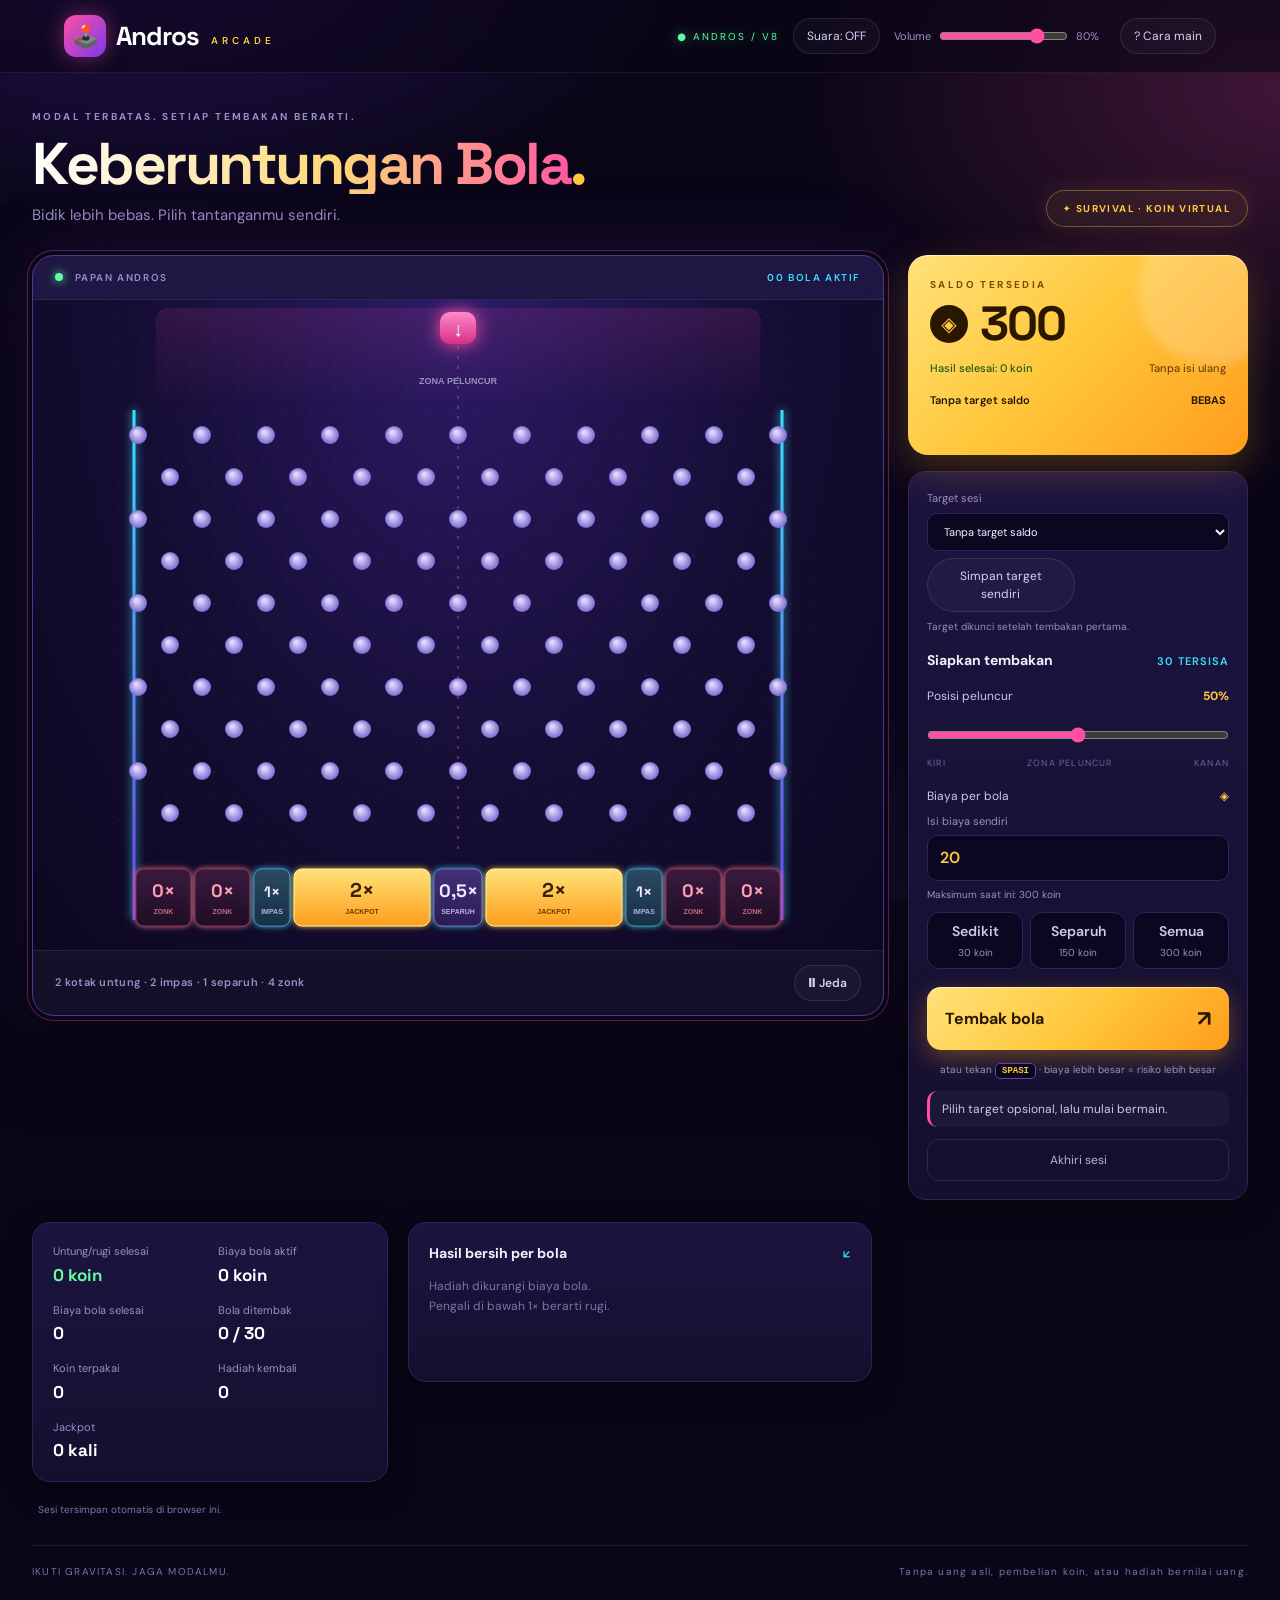
<file: source/index.html>
<!doctype html><html lang="id"><head><meta charset="UTF-8"><meta name="viewport" content="width=device-width,initial-scale=1"><meta name="theme-color" content="#0a0617"><title>Andros — Keberuntungan Bola</title><link rel="preconnect" href="https://fonts.googleapis.com"><link rel="preconnect" href="https://fonts.gstatic.com" crossorigin><link rel="stylesheet" href="https://fonts.googleapis.com/css2?family=DM+Sans:wght@400;500;600;700&family=Space+Grotesk:wght@500;600;700&display=swap"><link rel="stylesheet" href="style.css"></head><body><header><a class="brand" href="./"><span class="logo" aria-hidden="true">🕹️</span> Andros<span class="word">ARCADE</span></a><div class="header-right"><span class="live">● ANDROS / V8</span><button id="sound" class="icon" aria-label="Aktifkan suara">Suara: OFF</button><label class="volume-control" for="volume">Volume <input id="volume" type="range" min="0" max="100" value="80"><span id="volumeValue">80%</span></label><button id="help" class="icon">? Cara main</button></div></header><main><div class="heading"><div><div class="eyebrow">MODAL TERBATAS. SETIAP TEMBAKAN BERARTI.</div><h1>Keberuntungan Bola<span>.</span></h1><p>Bidik lebih bebas. Pilih tantanganmu sendiri.</p></div><span class="badge">✦ SURVIVAL · KOIN VIRTUAL</span></div><section class="layout"><div class="machine"><div class="machine-top"><span><i></i> PAPAN ANDROS</span><span id="active">00 BOLA AKTIF</span></div><div class="board"><canvas id="canvas" width="720" height="650" aria-label="Papan Keberuntungan Bola. Atur posisi peluncur dengan slider, lalu tekan Tembak."></canvas><div id="aimZone" role="slider" tabindex="0" aria-label="Geser peluncur ke kiri atau kanan" aria-valuemin="8" aria-valuemax="92" aria-valuenow="50"></div><div id="pauseOverlay" class="overlay" hidden><h2>Ambil jeda.</h2><p>Sesi tersimpan di browser ini.</p><button id="resume" class="primary">Lanjutkan</button></div><div id="over" class="overlay" hidden role="region" aria-label="Hasil sesi"><div id="endEyebrow" class="eyebrow">SESI BERAKHIR</div><h2 id="endTitle">Game over.</h2><p id="endReason"></p><div class="end-summary" id="endSummary"></div><p class="end-note">Sesi ini selesai. Sesi baru dimulai dari modal 300 koin;<br>saldo dan statistik sesi ini tidak dibawa.</p><button id="restart" class="primary">Mulai sesi baru</button></div></div><div class="machine-bottom"><span>2 kotak untung · 2 impas · 1 separuh · 4 zonk</span><button id="pause" class="icon">Ⅱ Jeda</button></div></div><aside><section class="wallet"><div class="eyebrow">SALDO TERSEDIA</div><div class="balance"><span class="coin">◈</span><strong id="coins">300</strong></div><div class="wallet-bottom"><span id="net">Hasil selesai: 0 koin</span><span>Tanpa isi ulang</span></div><div class="goal-label"><span id="goalLabel">Tanpa target saldo</span><strong id="goalValue">67%</strong></div><progress id="goal" value="300" max="360" aria-label="Saldo menuju target 360 koin"></progress><p id="balanceWarning" class="balance-warning" aria-live="polite"></p></section><section class="controls"><div class="target-controls"><label for="targetChoice">Target sesi</label><select id="targetChoice"><option value="none">Tanpa target saldo</option><option value="360">360 koin</option><option value="450">450 koin</option><option value="600">600 koin</option><option value="custom">Masukkan sendiri…</option></select><input id="customTarget" type="number" min="301" max="1000000" step="1" placeholder="Contoh: 500" aria-label="Target saldo sendiri" hidden><button id="applyTarget" class="icon">Simpan target sendiri</button><small id="targetError" role="status">Target dikunci setelah tembakan pertama.</small></div><div class="section-title">Siapkan tembakan <span id="remaining">30 TERSISA</span></div><div class="label"><label for="position">Posisi peluncur</label><span id="positionValue">50%</span></div><input type="range" id="position" min="8" max="92" value="50"><div class="range-labels"><span>KIRI</span><span>ZONA PELUNCUR</span><span>KANAN</span></div><div class="label bet-label"><span>Biaya per bola</span><span>◈</span></div><label for="customBet" class="bet-input-label">Isi biaya sendiri</label><input id="customBet" class="custom-bet" type="number" min="1" step="1" value="20" inputmode="numeric"><small id="betLimit"></small><div class="bets" role="group" aria-label="Biaya per bola"><button data-bet="0.1" aria-pressed="false">Sedikit<small>10% saldo</small></button><button data-bet="0.5" aria-pressed="false">Separuh<small>50% saldo</small></button><button data-bet="1" aria-pressed="false">Semua<small>100% saldo</small></button></div><button id="shoot" class="primary shoot">Tembak bola <span>↗</span></button><div class="shortcut">atau tekan <kbd>SPASI</kbd> <span>· biaya lebih besar = risiko lebih besar</span></div><p id="costHint" class="cost-hint" role="status"></p><p id="notice" role="status" aria-live="polite">Pilih target opsional, lalu mulai bermain.</p><button id="finish" class="finish">Akhiri sesi</button></section></aside></section><section class="details-grid"><section id="receipt" class="receipt" hidden aria-live="polite"><div class="section-title">Bola terakhir <span>RINCIAN</span></div><div><span>Biaya bola</span><strong id="receiptCost"></strong></div><div><span>Masuk ke saldo</span><strong id="receiptReturn"></strong></div><div><span>Untung / rugi</span><strong id="receiptNet"></strong></div></section><section class="stats"><div><span>Untung/rugi selesai</span><strong id="realized">0 koin</strong></div><div><span>Biaya bola aktif</span><strong id="pending">0 koin</strong></div><div><span>Biaya bola selesai</span><strong id="settledCost">0</strong></div><div><span>Bola ditembak</span><strong id="shots">0 / 30</strong></div><div><span>Koin terpakai</span><strong id="spent">0</strong></div><div><span>Hadiah kembali</span><strong id="earned">0</strong></div><div><span>Jackpot</span><strong id="jackpots">0</strong></div></section><section class="history"><div class="section-title">Hasil bersih per bola <span>↙</span></div><div id="history"><p>Hadiah dikurangi biaya bola.<br>Pengali di bawah 1× berarti rugi.</p></div></section><div id="storageNote" class="storage-note">Sesi tersimpan otomatis di browser ini.</div></section><footer><span>IKUTI GRAVITASI. JAGA MODALMU.</span><span>Tanpa uang asli, pembelian koin, atau hadiah bernilai uang.</span></footer></main><dialog id="helpDialog"><button id="closeHelp" class="icon close">✕ Tutup</button><div class="eyebrow">PANDUAN</div><h2>Keberuntungan Bola</h2><p>Mulai dengan 300 koin, maksimal 30 tembakan. Pilih target 360, 450, 600, masukkan angka sendiri (301–1.000.000), atau bermain tanpa target saldo. Target dikunci setelah bola pertama; sesi baru membuka pilihan lagi.</p><p>Tanpa target, sesi selesai setelah 30 tembakan atau saat kamu berhenti. Saldo di bawah 1 berarti kehabisan modal. Dengan target, menang saat saldo mencapai target setelah bola aktif selesai.</p><p>Dua kotak 2× diperlebar di tengah. Lebar kotak menunjukkan luas penerimaannya; jumlah kotak tidak berubah. Pengali: 0×, 0×, 1×, 2×, 0,5×, 2×, 1×, 0×, 0×. Dua kotak 2× berada di area tengah. Kotak 1× mengembalikan biaya sepenuhnya (impas). Biaya bola bisa diisi sendiri, bilangan bulat minimal 1 dan tidak boleh melebihi saldo tersedia. Biaya bola aktif tetap memakai angka saat ditembak. Bola 20 masuk 2× menambah 40, untung bersih 20.</p><p>Pilihan cepat: Sedikit = 10%, Separuh = 50%, Semua = 100% dari saldo tersedia saat tombol pilihan ditekan. Dibulatkan ke bawah ke koin utuh, minimal 1 jika saldo mencukupi. Nominal tidak otomatis naik setelah mendapat hadiah. Input manual tetap tersedia.</p><p>Semua bola diluncurkan lurus ke bawah. Arah mendatar baru diacak ketika bola menyentuh paku, dengan kesempatan kiri/kanan yang sama. Kotak hadiah ditentukan oleh posisi akhir bola, bukan dipilih sebelum peluncuran. Papan dikalibrasi mendekati 50:50 antara hasil untung dan rugi; hasil impas dihitung terpisah. Ini bukan jaminan untuk setiap sesi atau setiap posisi peluncur. Tidak ada penyesuaian berdasarkan saldo atau urutan tembakan.</p><p>Saldo tersedia = 300 + hasil bersih bola selesai − biaya bola aktif. Refresh melanjutkan sesi. Semua koin virtual; tidak ada pembelian atau penukaran uang.</p></dialog><script type="module" src="game.js"></script></body></html>
</file>
<file: source/style.css>
/* Andros — Keberuntungan Bola · tema arcade neon */
:root{color-scheme:dark;--bg:#0a0617;--bg2:#120a2a;--panel:#150f2e;--panel2:#1c1440;--line:#2f2459;--text:#f2eefc;--muted:#9a8fc4;--gold:#ffc83d;--gold2:#ff9d1c;--pink:#ff4fa3;--cyan:#38e1ff;--green:#5dffa0;--red:#ff7a8c;--lime:var(--gold);--r:16px}
*{box-sizing:border-box}
html{background:var(--bg)}
body{margin:0;min-height:100vh;color:var(--text);font:14px/1.5 'DM Sans',system-ui,sans-serif;background:
 radial-gradient(900px 500px at 12% -8%,#5b2bd455,transparent 60%),
 radial-gradient(800px 500px at 100% 10%,#ff4fa338,transparent 60%),
 radial-gradient(700px 600px at 50% 110%,#38e1ff22,transparent 60%),var(--bg);background-attachment:fixed}
button,input,select{font:inherit}
button{cursor:pointer;color:inherit}
button:disabled{cursor:not-allowed;opacity:.4}
button:focus-visible,a:focus-visible,select:focus-visible,input:focus-visible{outline:2px solid var(--cyan);outline-offset:3px}
[hidden]{display:none!important}

/* header */
header{display:flex;align-items:center;justify-content:space-between;gap:16px;flex-wrap:wrap;padding:14px max(20px,5%);border-bottom:1px solid #ffffff12;background:#0a061799;backdrop-filter:blur(14px);position:sticky;top:0;z-index:20}
.brand{display:flex;align-items:center;gap:10px;color:#fff;text-decoration:none;font:700 26px 'Space Grotesk',sans-serif;letter-spacing:-1px}
.logo{display:grid;place-items:center;width:42px;height:42px;border-radius:12px;background:linear-gradient(135deg,var(--pink),#7c3aed);box-shadow:0 0 22px #ff4fa370;font-size:22px}
.word{font:600 10px 'DM Sans',sans-serif;letter-spacing:4px;color:var(--gold);margin:8px 0 0 2px}
.header-right{display:flex;align-items:center;gap:14px;flex-wrap:wrap}
.live{font-size:10px;letter-spacing:2px;color:var(--green);text-shadow:0 0 12px #5dffa088}
.icon{border:1px solid #ffffff1a;background:#ffffff08;color:#d8d0f5;font-size:12px;padding:8px 13px;border-radius:999px;transition:.2s}
.icon:hover:not(:disabled){border-color:var(--gold);color:var(--gold);background:#ffc83d12}
.volume-control{display:flex;align-items:center;gap:8px;font-size:11px;color:var(--muted)}
.volume-control input{width:80px}
.volume-control span{min-width:30px}

main{max-width:1320px;margin:auto;padding:36px 32px 28px}
.heading{display:flex;justify-content:space-between;align-items:flex-end;gap:20px;margin-bottom:28px}
.eyebrow{font-size:10px;font-weight:700;letter-spacing:2.4px;color:var(--muted)}
h1{font:700 clamp(34px,4.6vw,60px)/1.02 'Space Grotesk',sans-serif;letter-spacing:-2.5px;margin:10px 0;background:linear-gradient(90deg,#fff,#ffd978 55%,var(--pink));-webkit-background-clip:text;background-clip:text;color:transparent}
h1 span{color:var(--gold);-webkit-text-fill-color:var(--gold)}
.heading p{margin:0;color:var(--muted);font-size:15px}
.badge{border:1px solid #ffc83d55;background:#ffc83d12;color:var(--gold);border-radius:999px;padding:10px 16px;font-size:10px;font-weight:700;letter-spacing:1.4px;white-space:nowrap;box-shadow:0 0 24px #ffc83d1f}

.layout{display:grid;grid-template-columns:minmax(0,1fr) 340px;gap:24px;align-items:start}
main,.layout,.machine,aside,.controls,.wallet,.details-grid>*{min-width:0}

/* mesin */
.machine{border-radius:22px;overflow:hidden;background:linear-gradient(180deg,#1b1240,#0f0a24);border:1px solid #4a3a8a;box-shadow:0 0 0 4px #0a0617,0 0 0 5px #ff4fa355,0 30px 80px #000a,0 0 80px #7c3aed33}
.machine-top,.machine-bottom{display:flex;justify-content:space-between;align-items:center;gap:12px;padding:14px 22px;color:var(--muted);font-size:10px;font-weight:600;letter-spacing:1.6px}
.machine-top{border-bottom:1px solid #ffffff12;background:#ffffff05}
.machine-top i{display:inline-block;width:8px;height:8px;border-radius:50%;background:var(--green);box-shadow:0 0 10px var(--green);margin-right:8px;animation:pulse 1.6s infinite}
#active{color:var(--cyan)}
.machine-bottom{border-top:1px solid #ffffff12;letter-spacing:.3px;font-size:11px;background:#ffffff05}
@keyframes pulse{50%{opacity:.35}}
.board{position:relative;display:flex;justify-content:center;background:radial-gradient(ellipse at 50% 0,#2d1b69 0,#150d33 55%,#0c0720 100%)}
canvas{display:block;width:100%;max-width:720px;height:auto;aspect-ratio:720/650;touch-action:pan-y}
#aimZone{position:absolute;left:0;right:0;top:0;height:18%;z-index:1;touch-action:none;cursor:ew-resize;user-select:none}
#aimZone:focus-visible{outline:2px solid var(--cyan);outline-offset:-3px;border-radius:8px}

/* overlay */
.overlay{position:absolute;inset:0;z-index:2;display:flex;flex-direction:column;align-items:center;justify-content:center;text-align:center;padding:25px;overflow-y:auto;background:radial-gradient(circle at 50% 40%,#2a1763ee,#0a0617f2);backdrop-filter:blur(6px)}
.overlay>*{flex-shrink:0}
.overlay p{color:var(--muted);margin:0 0 24px}
h2{font:700 34px 'Space Grotesk',sans-serif;letter-spacing:-1px;margin:8px 0 12px}
.overlay.won h2{color:var(--gold);text-shadow:0 0 30px #ffc83d88}
.overlay.lost h2{color:var(--red)}
.end-summary{display:grid;grid-template-columns:repeat(3,1fr);gap:20px;border-block:1px solid #ffffff1c;padding:20px;margin:0 0 20px;width:min(92%,430px)}
.end-summary small{display:block;color:var(--muted);font-size:10px;letter-spacing:1px;margin-bottom:8px}
.end-summary strong{font:700 26px 'Space Grotesk',sans-serif}
.overlay .end-note{font-size:11px;line-height:1.8}

/* panel samping */
aside{display:flex;flex-direction:column;gap:16px}
.wallet{padding:22px;border-radius:20px;color:#2a1700;background:linear-gradient(135deg,#ffe27a,var(--gold) 45%,var(--gold2));box-shadow:0 14px 40px #ffa91f40,inset 0 1px 0 #fff8;position:relative;overflow:hidden}
.wallet::after{content:"";position:absolute;right:-40px;top:-40px;width:150px;height:150px;border-radius:50%;background:#fff3;filter:blur(6px)}
.wallet .eyebrow{color:#7a4b00}
.balance{display:flex;align-items:center;gap:12px;margin:8px 0 12px}
.balance strong{font:700 48px 'Space Grotesk',sans-serif;letter-spacing:-2px;line-height:1}
.coin{display:grid;place-items:center;width:38px;height:38px;border-radius:50%;background:#2a1700;color:var(--gold);font-size:20px}
.wallet-bottom{display:flex;justify-content:space-between;gap:8px;font-size:11px;color:#6b4300;font-weight:500}
.goal-label{display:flex;justify-content:space-between;font-size:11px;margin-top:16px;font-weight:600}
progress{width:100%;height:8px;appearance:none;border:0;margin-top:7px;border-radius:8px;overflow:hidden;background:#2a170030}
progress::-webkit-progress-bar{background:#2a170030}
progress::-webkit-progress-value{background:linear-gradient(90deg,#2a1700,#6b3d00);border-radius:8px;transition:width .4s}
progress::-moz-progress-bar{background:#2a1700}
.balance-warning{font-size:11px;line-height:1.5;margin:8px 0 0;min-height:16px;font-weight:700}
.wallet.danger{background:linear-gradient(135deg,#ffb3bd,#ff7a8c);box-shadow:0 14px 40px #ff4f6a40;color:#3a0010}
.wallet.danger .eyebrow,.wallet.danger .wallet-bottom{color:#7a1c2c}
.net-loss{color:#8a0f25}.net-win{color:#1d5a12}
.wallet.bump .balance strong{animation:bump .5s}
@keyframes bump{40%{transform:scale(1.14)}}

.controls,.stats,.history,.receipt{background:linear-gradient(180deg,var(--panel2),var(--panel));border:1px solid var(--line);border-radius:18px;padding:20px;box-shadow:0 10px 30px #0006}
.controls{padding:18px}
.section-title{display:flex;justify-content:space-between;align-items:center;font-weight:700;margin-bottom:16px}
.section-title>span{color:var(--cyan);font:600 11px 'DM Sans',sans-serif;letter-spacing:1px}
.target-controls{display:grid;grid-template-columns:1fr 1fr;gap:7px;margin-bottom:16px;font-size:11px}
.target-controls label,.target-controls small{grid-column:1/-1;color:var(--muted)}
.target-controls select{grid-column:1/-1}
.target-controls select,.target-controls input,.custom-bet{width:100%;padding:10px 12px;border-radius:10px;border:1px solid var(--line);background:#0c0720;color:var(--text)}
.target-controls select:hover,.custom-bet:hover{border-color:#5b47a8}
.target-controls small{font-size:10px}
.label{display:flex;justify-content:space-between;color:#cfc6ee;font-size:12px;margin-bottom:8px}
.label span:last-child{color:var(--gold);font-weight:700}
input[type=range]{width:100%;accent-color:var(--pink);cursor:ew-resize;height:44px;margin:0;display:block;touch-action:pan-y}
.range-labels{display:flex;justify-content:space-between;color:#6e63a0;font-size:9px;letter-spacing:1.2px;margin-top:0}
.bet-label{margin-top:16px}
.bet-input-label{display:block;font-size:11px;color:var(--muted);margin-bottom:6px}
.custom-bet{font-size:16px;font-weight:600;color:var(--gold)}
#betLimit{display:block;font-size:10px;color:var(--muted);margin:6px 0 10px}
.bets{display:flex;gap:7px}
.bets button{flex:1;min-height:52px;padding:8px 0;border-radius:12px;border:1px solid var(--line);background:#0c0720;color:#cfc6ee;font-weight:600;transition:.2s}
.bets button:hover:not(:disabled){border-color:var(--pink)}
.bets button small{display:block;font-size:10px;font-weight:400;margin-top:3px;color:var(--muted)}
.bets button.selected{border-color:var(--gold);background:#ffc83d18;color:var(--gold);box-shadow:0 0 18px #ffc83d33}
.primary{border:0;border-radius:14px;padding:15px 18px;font-weight:700;color:#2a1700;background:linear-gradient(135deg,#ffe27a,var(--gold),var(--gold2));box-shadow:0 8px 24px #ffa91f55,inset 0 1px 0 #fff8;transition:.2s}
.primary:hover:not(:disabled){transform:translateY(-2px);box-shadow:0 12px 30px #ffa91f80,inset 0 1px 0 #fff8}
.primary:active:not(:disabled){transform:translateY(1px)}
.shoot{width:100%;display:flex;justify-content:space-between;align-items:center;margin-top:18px;font-size:16px;min-height:52px}
.shoot span{font-size:22px}
.shortcut{font-size:10px;color:var(--muted);text-align:center;margin-top:12px}
kbd{font:600 9px monospace;border:1px solid #5b47a8;border-radius:5px;padding:2px 6px;background:#0c0720;color:var(--gold)}
.cost-hint{font-size:11px;color:var(--red);line-height:1.6;margin:8px 0 0}
.cost-hint:empty{display:none}
#notice{font-size:12px;color:#cfc6ee;margin:14px 0 0;min-height:18px;padding:9px 12px;border-radius:10px;background:#ffffff08;border-left:3px solid var(--pink)}
.finish{width:100%;margin-top:12px;padding:11px;font-size:12px;border-radius:12px;background:none;border:1px solid var(--line);color:#b9afe0;transition:.2s}
.finish:hover:not(:disabled){border-color:var(--red);color:var(--red)}

/* detail */
.details-grid{display:grid;grid-template-columns:1fr 1.3fr 1fr;gap:20px;margin-top:22px;align-items:start}
.details-grid .storage-note{grid-column:1/-1}
.receipt{border-color:#3f6b57;background:linear-gradient(180deg,#143428,#0f2219)}
.receipt>div:not(.section-title){display:flex;justify-content:space-between;gap:12px;margin-top:11px;font-size:12px;color:#b6d6c4}
.receipt>div:last-child{border-top:1px solid #ffffff1c;padding-top:12px}
.receipt strong{color:#fff;font-weight:600}
.stats{display:grid;grid-template-columns:1fr 1fr;gap:16px}
.stats>div{display:flex;flex-direction:column;gap:4px;font-size:11px;color:var(--muted)}
.stats strong{font:700 17px 'Space Grotesk',sans-serif;color:#fff}
.history{min-height:160px}
.history .section-title{margin-bottom:12px}
#history{display:flex;gap:8px;flex-wrap:wrap}
#history p{font-size:12px;line-height:1.7;color:#7d72ab;margin:0}
.result{border:1px solid var(--line);border-radius:10px;padding:8px 10px;font:700 13px 'Space Grotesk',sans-serif;animation:pop .35s}
.result small{display:block;font:400 9px 'DM Sans',sans-serif;margin-top:4px;opacity:.75}
.result.win{color:var(--green);border-color:#2f8a5a;background:#5dffa012}
.result.loss{color:var(--red);border-color:#8a3445;background:#ff7a8c10}
.result.neutral{color:#d5ccf3;border-color:#5b47a8}
@keyframes pop{from{transform:scale(.7);opacity:0}}
.positive,.stats strong.positive,.receipt strong.positive{color:var(--green)}
.negative,.stats strong.negative,.receipt strong.negative{color:var(--red)}
.storage-note{color:#7d72ab;font-size:10px;padding:0 6px}
footer{display:flex;justify-content:space-between;gap:12px;margin-top:28px;padding-top:18px;border-top:1px solid #ffffff12;font-size:10px;color:#7d72ab;letter-spacing:1.2px}

dialog{width:min(520px,calc(100vw - 24px));max-height:85dvh;overflow:auto;background:linear-gradient(180deg,var(--panel2),var(--panel));color:var(--text);border:1px solid #5b47a8;border-radius:20px;padding:28px;line-height:1.8;box-shadow:0 30px 80px #000c}
dialog::backdrop{background:#04010dcc;backdrop-filter:blur(4px)}
dialog p{color:#bdb3e3;font-size:13px}
.close{float:right}

@media(min-width:1450px){main{max-width:1400px}.layout{grid-template-columns:minmax(0,1fr) 360px}}
@media(max-width:900px){.layout{display:flex;flex-direction:column;gap:14px}aside{display:contents}.wallet{order:0}.machine{order:1}.controls{order:2}.details-grid{display:flex;flex-direction:column;gap:14px}.heading{align-items:flex-start}.badge{display:none}}
@media(max-width:800px){
 header{padding:10px 14px;gap:6px;position:static}.brand{font-size:22px}.logo{width:36px;height:36px;font-size:19px}.live,.word{display:none}
 .header-right{width:100%;justify-content:space-between;gap:6px}.icon{min-height:40px}.volume-control input{width:64px}
 main{padding:18px 12px max(20px,env(safe-area-inset-bottom))}.heading p{font-size:13px}
 .wallet{padding:16px}.balance strong{font-size:38px}
 .machine{border-radius:16px}.machine-top{padding:11px 14px}.machine-bottom{padding:6px 12px;font-size:9px}
 .target-controls select,.target-controls input,.custom-bet{font-size:16px;min-height:44px}
 .shortcut{display:none}.stats{padding:16px}
 footer{flex-direction:column}
 .overlay{padding:14px;justify-content:flex-start}.overlay h2{font-size:26px}.overlay p{font-size:12px;margin-bottom:12px}
 .end-summary{padding:10px;gap:6px;width:100%}.end-summary strong{font-size:18px}.overlay#pauseOverlay{justify-content:center}
}
@media(prefers-reduced-motion:reduce){*{animation:none!important;transition:none!important}}
</file>
